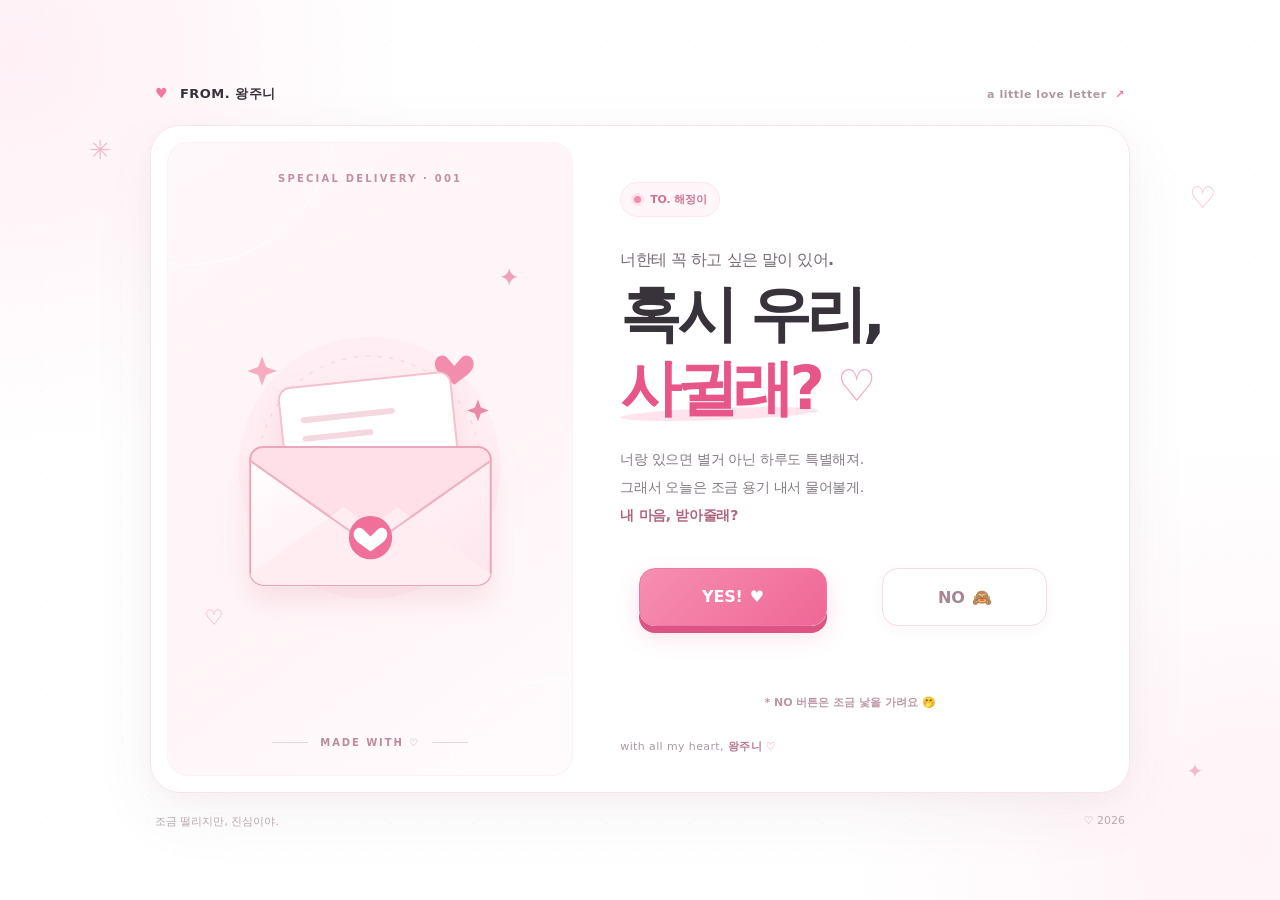
<file: index.html>
<!doctype html>
<html lang="ko">
<head>
  <meta charset="UTF-8">
  <meta name="viewport" content="width=device-width, initial-scale=1, viewport-fit=cover">
  <meta name="theme-color" content="#ffffff">
  <meta name="description" content="왕주니가 전하는, 아주 중요한 질문 하나. ♡">
  <title>왕주니의 작은 고백 💌</title>
  <link rel="stylesheet" href="styles.css">
  <script src="script.js" defer></script>
</head>
<body class="question-page">
  <div class="background-sparkle sparkle-a" aria-hidden="true">✳</div>
  <div class="background-sparkle sparkle-b" aria-hidden="true">♡</div>
  <div class="background-sparkle sparkle-c" aria-hidden="true">✦</div>

  <main class="site-wrap">
    <header class="site-head" aria-label="편지 보낸 사람">
      <span class="wordmark"><span class="wordmark-heart">♥</span> FROM. 왕주니</span>
      <span class="head-right">a little love letter <span aria-hidden="true">↗</span></span>
    </header>

    <section class="main-card" aria-labelledby="mainTitle">
      <div class="art-panel">
        <div class="art-corner art-corner-top" aria-hidden="true">✦</div>
        <p class="art-kicker">SPECIAL DELIVERY · 001</p>
        <div class="art-illustration" aria-hidden="true">
          <svg class="envelope-svg" viewBox="0 0 350 330" xmlns="http://www.w3.org/2000/svg">
            <defs>
              <linearGradient id="envelopeFront" x1="0" y1="0" x2="1" y2="1">
                <stop offset="0" stop-color="#fff"/>
                <stop offset="1" stop-color="#ffe4ed"/>
              </linearGradient>
              <filter id="softShadow" x="-30%" y="-30%" width="160%" height="180%">
                <feDropShadow dx="0" dy="16" stdDeviation="14" flood-color="#e6a2b5" flood-opacity=".27"/>
              </filter>
            </defs>
            <circle cx="174" cy="167" r="133" fill="#ffeef3" />
            <circle cx="174" cy="167" r="113" fill="none" stroke="#ffd7e4" stroke-width="1.5" stroke-dasharray="4 8" />
            <path d="M61 65l4-11 4 11 11 4-11 4-4 11-4-11-11-4z" fill="#f6abc1"/>
            <path d="M281 106l3-8 3 8 8 3-8 3-3 8-3-8-8-3z" fill="#e989a8"/>
            <path d="M254 57c-8-11-22 5-7 16l13 10 13-10c15-11 1-27-7-16l-6 7z" fill="#f38dad"/>
            <path d="M75 233c-7-9-18 5-5 14l12 9 12-9c13-9 2-23-5-14l-7 7z" fill="#f8afc4"/>
            <g filter="url(#softShadow)">
              <rect x="88" y="78" width="175" height="147" rx="12" fill="#fff" stroke="#f5c1d0" stroke-width="2" transform="rotate(-6 175 151)"/>
              <g transform="rotate(-6 175 151)">
                <path d="M111 112h90M111 131h66" stroke="#f4d7df" stroke-width="6" stroke-linecap="round"/>
                <path d="M159 157c-9-13-24 2-11 14l19 15 19-15c13-12-2-27-11-14l-8 8z" fill="#f16e9b"/>
              </g>
              <path d="M53 160a13 13 0 0 1 13-13h218a13 13 0 0 1 13 13v113a13 13 0 0 1-13 13H66a13 13 0 0 1-13-13z" fill="url(#envelopeFront)" stroke="#eaa6bb" stroke-width="2"/>
              <path d="M53 160l122 86 122-86v-1a13 13 0 0 0-13-13H66a13 13 0 0 0-13 13z" fill="#ffe0e9" stroke="#eaa6bb" stroke-width="2" stroke-linejoin="round"/>
              <path d="M53 275l95-68 27 21 27-21 95 68c-2 7-7 11-15 11H68c-8 0-13-4-15-11z" fill="#ffedf2"/>
              <path d="M53 160l122 86 122-86" fill="none" stroke="#efb5c5" stroke-width="2"/>
              <circle cx="175" cy="238" r="22" fill="#f16f9b"/>
              <path d="M169 231c-7-9-18 4-5 13l11 8 11-8c13-9 2-22-5-13l-6 6z" fill="#fff"/>
            </g>
          </svg>
        </div>
        <div class="art-bottom"><span class="art-line"></span><span>MADE WITH ♡</span><span class="art-line"></span></div>
        <div class="art-corner art-corner-bottom" aria-hidden="true">♡</div>
      </div>

      <div class="message-panel">
        <div class="eyebrow"><span class="eyebrow-dot"></span> TO. 해정이</div>
        <p class="preface">너한테 꼭 하고 싶은 말이 있어.</p>
        <h1 id="mainTitle">혹시 우리,<br><span class="highlight">사귈래?</span> <span class="title-heart" aria-hidden="true">♡</span></h1>
        <p class="description">너랑 있으면 별거 아닌 하루도 특별해져.<br>그래서 오늘은 조금 용기 내서 물어볼게.<br><strong>내 마음, 받아줄래?</strong></p>

        <div class="choice-area" id="choiceArea" aria-label="고백에 답하기">
          <a class="answer answer-yes" href="yes.html" id="yesButton">YES! <span aria-hidden="true">♥</span></a>
          <button class="answer answer-no" type="button" id="noButton">NO <span aria-hidden="true">🙈</span></button>
          <p class="playful-hint" id="playfulHint" aria-live="polite">* NO 버튼은 조금 낯을 가려요 🤭</p>
        </div>
        <p class="signature">with all my heart, <strong>왕주니</strong> <span aria-hidden="true">♡</span></p>
      </div>
    </section>

    <footer class="site-footer"><span>조금 떨리지만, 진심이야.</span><span>♡ 2026</span></footer>
  </main>
</body>
</html>
</file>
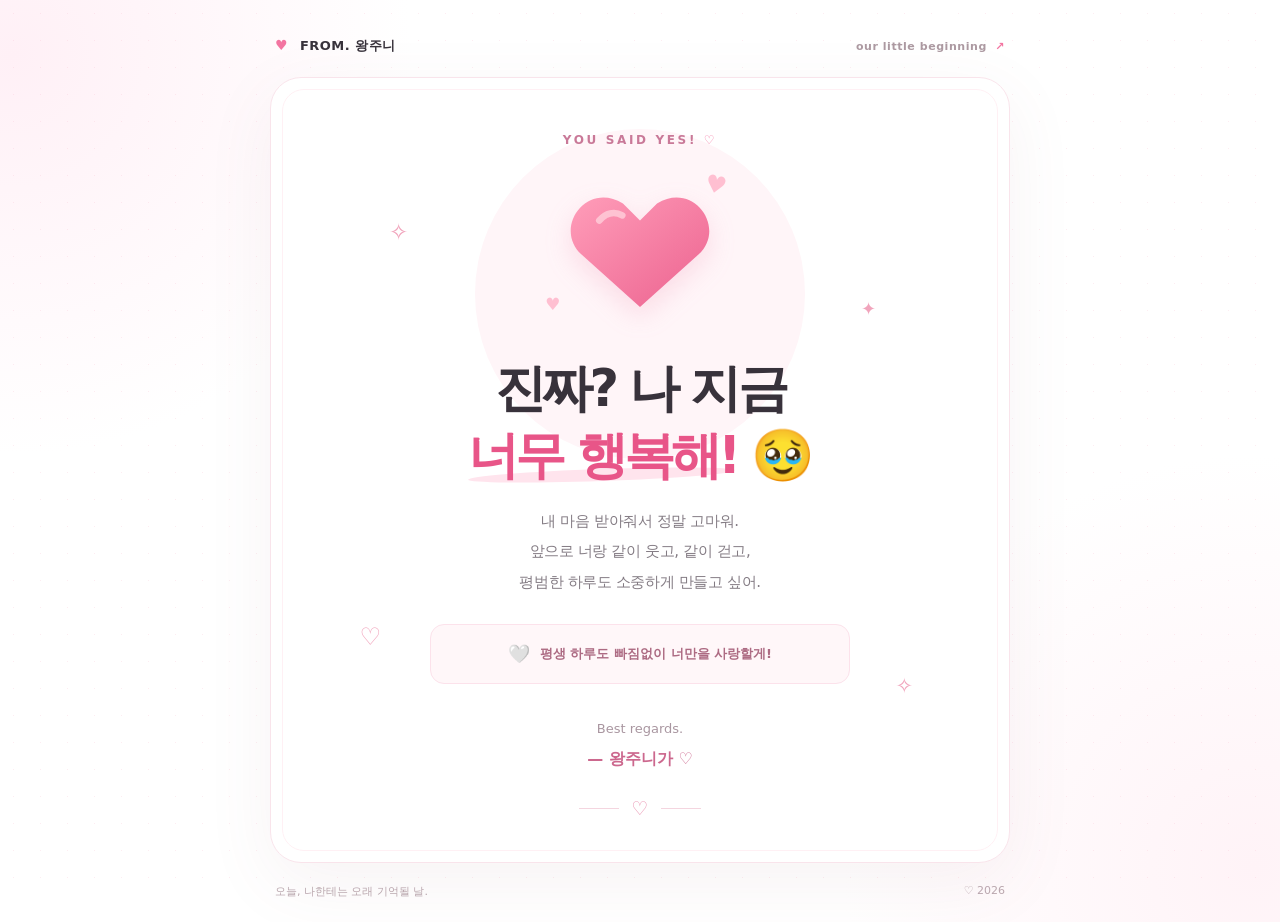
<file: yes.html>
<!doctype html>
<html lang="ko">
<head>
  <meta charset="UTF-8">
  <meta name="viewport" content="width=device-width, initial-scale=1, viewport-fit=cover">
  <meta name="theme-color" content="#ffffff">
  <meta name="description" content="왕주니의 고백에 YES! 오늘은 조금 더 특별한 날. ♡">
  <title>왕주니의 가장 행복한 순간 💗</title>
  <link rel="stylesheet" href="styles.css">
  <script src="script.js" defer></script>
</head>
<body class="yes-page">
  <div class="confetti-layer" id="confettiLayer" aria-hidden="true"></div>
  <main class="site-wrap success-wrap">
    <header class="site-head" aria-label="편지 보낸 사람">
      <span class="wordmark"><span class="wordmark-heart">♥</span> FROM. 왕주니</span>
      <span class="head-right">our little beginning <span aria-hidden="true">↗</span></span>
    </header>

    <section class="success-card" aria-labelledby="successTitle">
      <div class="success-stars" aria-hidden="true">
        <span class="success-star star-one">✧</span>
        <span class="success-star star-two">✦</span>
        <span class="success-star star-three">♡</span>
        <span class="success-star star-four">✧</span>
      </div>
      <p class="success-eyebrow">YOU SAID YES! <span aria-hidden="true">♡</span></p>
      <div class="success-heart-wrap" aria-hidden="true">
        <svg class="success-heart" viewBox="0 0 200 178" xmlns="http://www.w3.org/2000/svg">
          <defs><linearGradient id="heartShade" x1="0" y1="0" x2="1" y2="1"><stop stop-color="#ff9db9"/><stop offset="1" stop-color="#ec628f"/></linearGradient></defs>
          <path d="M100 165 21 94C-18 58 28-6 77 25l23 23 23-23c49-31 95 33 56 69z" fill="url(#heartShade)"/>
          <path d="M45 48c9-10 20-13 31-7" stroke="#ffccd9" stroke-width="9" stroke-linecap="round" fill="none" opacity=".85"/>
        </svg>
        <span class="mini-heart mini-one">♥</span><span class="mini-heart mini-two">♥</span>
      </div>
      <h1 id="successTitle">진짜? 나 지금<br><span class="highlight">너무 행복해!</span> 🥹</h1>
      <p class="success-description">내 마음 받아줘서 정말 고마워.<br>앞으로 너랑 같이 웃고, 같이 걷고,<br>평범한 하루도 소중하게 만들고 싶어.</p>
      <div class="promise-card"><span aria-hidden="true">🤍</span><span>평생 하루도 빠짐없이 너만을 사랑할게!</span></div>
      <div class="success-signature">Best regards.<br><strong>— 왕주니가 ♡</strong></div>
      <div class="success-end" aria-hidden="true"><span></span> ♡ <span></span></div>
    </section>

    <footer class="site-footer"><span>오늘, 나한테는 오래 기억될 날.</span><span>♡ 2026</span></footer>
  </main>
</body>
</html>
</file>
<file: styles.css>
:root {
  color-scheme: light;
  --white: #fff;
  --paper: #fffdfd;
  --text: #38323b;
  --muted: #847c84;
  --pink: #f375a1;
  --pink-deep: #e85588;
  --pink-soft: #fff4f7;
  --line: #f9e4eb;
}
* {box-sizing: border-box}
html { min-height: 100%; }
body {
  margin: 0;
  min-height: 100vh;
  min-height: 100dvh;
  font-family: 'Apple SD Gothic Neo', 'Malgun Gothic', '맑은 고딕', 'Noto Sans KR', ui-sans-serif, system-ui, -apple-system, BlinkMacSystemFont, sans-serif;
  color: var(--text);
  background: radial-gradient(circle at 1% 6%, #fff0f6 0, transparent 26%),
              radial-gradient(circle at 98% 94%, #fff3f7 0, transparent 27%),
              #fff;
  overflow-x: hidden;
  -webkit-font-smoothing: antialiased;
}
body::before {
  content: ''; position: fixed; inset: 0; opacity: .25; pointer-events: none;
  background-image: radial-gradient(#f6b7ca .65px,transparent .65px);
  background-size: 27px 27px;
}
.site-wrap { width: min(980px, calc(100% - 44px)); margin: 0 auto; padding: 37px 0 23px; position: relative; z-index: 1; min-height: 100vh; min-height: 100dvh; display: flex; flex-direction: column; justify-content: center; }
.site-head {display: flex; justify-content: space-between; align-items: center; gap: 16px; padding: 0 5px 22px; font-size: 12px;}
.wordmark {font-size: 13px; letter-spacing: .035em; font-weight: 850;}
.wordmark-heart {color: var(--pink); font-size: 14px; display: inline-block; margin-right: 7px;}
.head-right {color: #ad9aa2; font-size: 11px; letter-spacing: .05em; font-weight: 600; white-space: nowrap;}
.head-right span {color: var(--pink); margin-left: 4px;}
.main-card { width: 100%; min-height: 520px; padding: 16px; background: #fff; border: 1px solid #f6e6eb; border-radius: 30px; box-shadow: 0 20px 65px rgba(124,68,91,.065),0 5px 25px rgba(189,104,133,.045); display: grid; grid-template-columns: .87fr 1.13fr; gap: 12px; }
.art-panel {position: relative; min-height: 488px; border-radius: 21px; background: linear-gradient(145deg,#fff8fa 0%,#fff4f7 48%,#fffbfc 100%); border: 1px solid #fff0f5; overflow: hidden; display: flex; flex-direction: column; justify-content: space-between; align-items: center; padding: 30px 22px 27px;}
.art-panel::before {content:''; position: absolute; border: 1px solid #fff; border-radius: 50%; width: 290px; height: 290px; top: -170px; left: -125px;}
.art-panel::after {content:''; position: absolute; border: 1px solid #fff; border-radius: 50%; width: 235px; height: 235px; bottom: -140px; right: -110px;}
.art-kicker {font-size: 10px; font-weight: 800; letter-spacing: .22em; color: #c28fa4; margin: 0; position: relative; z-index: 2;}
.art-illustration {width: min(100%, 345px); display: grid; place-items: center; position: relative; z-index: 1; transform: translateY(5px); animation: art-bob 4.2s ease-in-out infinite;}
.envelope-svg {display: block; width: 100%; height: auto;}
.art-bottom {color: #bd8b9e; font-size: 10px; font-weight: 750; letter-spacing: .19em; display: flex; align-items: center; gap: 12px; position: relative; z-index: 1; white-space: nowrap;}
.art-line {height: 1px; background: #edd5df; width: 36px;}
.art-corner {position: absolute; color: #efa2bb; font-size: 25px; z-index: 1;}
.art-corner-top {top: 19%; right: 13%;}
.art-corner-bottom {bottom: 23%; left: 9%; font-size: 21px;}
.message-panel {padding: 40px 33px 22px 35px; display: flex; flex-direction: column; justify-content: center; align-items: flex-start; min-width: 0;}
.eyebrow {display: inline-flex; gap: 9px; align-items: center; color: #cd7396; background: #fff6f9; border: 1px solid #ffe6ef; border-radius: 40px; font-size: 11px; font-weight: 800; padding: 9px 13px; letter-spacing: -.02em;}
.eyebrow-dot {width: 7px; height: 7px; border-radius: 50%; background: #f58bb0; box-shadow: 0 0 0 3px #ffe3ec;}
.preface {margin: 33px 0 6px; font-size: 16px; color: #766b74; letter-spacing: -.045em; font-weight: 550;}
h1 {font-size: clamp(42px, 5vw, 61px); line-height: 1.21; letter-spacing: -.075em; font-weight: 850; margin: 0 0 20px; word-break: keep-all;}
.highlight {color: var(--pink-deep); position: relative; z-index: 1; white-space: nowrap;}
.highlight::after {content: ''; height: 12px; border-radius: 50%; background: #ffe4ed; position: absolute; left: 0; right: 2px; bottom: 3px; z-index: -1; transform: rotate(-2deg);}
.title-heart {font-weight: 450; font-size: .72em; color: #f4a1bd; vertical-align: 8px;}
.description {margin: 0 0 0; font-size: 14px; line-height: 2; letter-spacing: -.023em; color: var(--muted); word-break: keep-all;}
.description strong {font-weight: 800; color: #af6781;}
.choice-area {position: relative; width: 100%; min-height: 188px; margin-top: 22px; touch-action: pan-y; isolation: isolate;}
.answer {position: absolute; top: 17px; height: 58px; width: 41%; border-radius: 16px; display: inline-flex; align-items: center; justify-content: center; gap: 7px; font-family: inherit; text-decoration: none; font-size: 16px; font-weight: 850; letter-spacing: -.01em; white-space: nowrap; cursor: pointer; user-select: none; -webkit-user-select: none; -webkit-tap-highlight-color: transparent; z-index: 2;}
.answer:focus-visible {outline: 3px solid #a74f77; outline-offset: 4px;}
.answer-yes {left: 4%; color: #fff; background: linear-gradient(135deg,#f78fb1,#ef6796); border: 1px solid #eb7ba1; box-shadow: 0 7px 0 #dd5383,0 10px 25px rgba(231,103,147,.2); transition: transform .17s,box-shadow .17s;}
.answer-yes:hover {transform: translateY(-3px);box-shadow: 0 10px 0 #dd5383,0 16px 26px rgba(231,103,147,.24);}
.answer-yes:active {transform: translateY(4px); box-shadow: 0 3px 0 #dd5383,0 6px 15px rgba(231,103,147,.18);}
.answer-no {left: 57%; width: 36%; color: #a78694; background: #fff; border: 1.5px solid #f4dce5; box-shadow: 0 4px 15px rgba(130,77,96,.045); touch-action: none; will-change: left,top,transform;}
.answer-no.is-escaping {position: fixed; z-index: 99;}
.answer-no.jumping {animation: no-wiggle .2s ease-out;}
.playful-hint {position: absolute; margin: 0; top: 143px; left: 0; width: 100%; text-align: center; font-size: 11px; font-weight: 600; color: #bd97a7; line-height: 1.6; white-space: normal;}
.signature {margin: 0; font-size: 11px; color: #ac9ba5; letter-spacing: .035em;}
.signature strong {font-weight: 800; color: #bb7893;}
.signature span {color: var(--pink);}
.site-footer {display: flex; justify-content: space-between; gap: 16px; color: #baa8af; font-size: 11px; padding: 21px 5px 0;}
.background-sparkle {position: fixed; z-index: 0; pointer-events: none; color: #f3abc2; font-size: 26px; opacity: .8; animation: drift 7s ease-in-out infinite;}
.sparkle-a {top: 15%; left: 7%;}.sparkle-b {top: 20%; right: 5%; font-size: 30px;animation-delay:-3s}.sparkle-c {bottom: 13%; right: 6%;font-size: 20px;animation-delay:-1s}
/* YES — a clean, intimate result with no copy/share action. */
.success-wrap {max-width: 740px;}
.success-card {background: #fff; border: 1px solid var(--line); box-shadow: 0 20px 70px rgba(140,79,103,.07); border-radius: 31px; padding: 55px 48px 43px; position: relative; isolation: isolate; overflow: hidden; text-align: center;}
.success-card::before {content: ''; position: absolute; z-index: -1; width: 330px; height: 330px; border-radius: 50%; background: #fff5f8; left: 50%; transform: translateX(-50%); top: 51px;}
.success-card::after {content: ''; position: absolute; inset: 11px; border: 1px solid #fff0f4; border-radius: 22px; pointer-events: none;}
.success-eyebrow {font-size: 12px; font-weight: 850; color: #c97998; letter-spacing: .22em; margin: 0 0 17px;}
.success-eyebrow span {color: var(--pink);}
.success-heart-wrap {width: 180px; height: 174px; margin: 0 auto 18px; position: relative; display: grid; place-items: center;}
.success-heart {width: 148px; overflow: visible; filter: drop-shadow(0 10px 13px rgba(235,120,159,.2)); animation: heartbeat 1.9s ease-in-out infinite;}
.mini-heart {position: absolute; font-size: 24px; color: #ffbfd1; animation: drift 3s ease-in-out infinite;}
.mini-one {top: 7px; right: 3px; transform: rotate(13deg);}.mini-two {left: -5px; bottom: 24px; font-size: 17px;animation-delay:-1.2s;}
.success-card h1 {font-size: clamp(38px, 5vw, 51px); margin: 0 0 16px; line-height: 1.31;}
.success-card .highlight::after {bottom: 4px;}
.success-description {font-size: 15px; color: var(--muted); line-height: 2.05; margin: 0; letter-spacing: -.025em; word-break: keep-all;}
.promise-card {max-width: 420px; margin: 26px auto 0; display: flex; align-items: center; justify-content: center; gap: 10px; background: #fff7f9; border: 1px solid #fce2eb; padding: 14px 19px; border-radius: 14px; color: #ad6b83; font-size: 13px; line-height: 1.65; font-weight: 700; word-break: keep-all;}
.promise-card span:first-child {font-size: 18px;}
.success-signature {margin-top: 31px; font-size: 13px; line-height: 2.1; color: #a996a0;}
.success-signature strong {font-size: 16px; color: #cc688e;}
.success-end {display: flex; align-items: center; justify-content: center; gap: 12px; color: #e992b0; font-size: 19px; margin-top: 22px;}
.success-end span {display: inline-block; width: 40px; height: 1px; background: #f4d5df;}
.success-stars {position: absolute; inset: 0; pointer-events: none; z-index: -1;}
.success-star {position: absolute; color: #f1a4bc; animation: drift 5s ease-in-out infinite;}
.star-one {top: 18%; left: 16%; font-size: 23px;}.star-two {top: 28%; right: 18%; font-size: 18px;animation-delay:-2s}.star-three {left: 12%; bottom: 27%; font-size: 24px;animation-delay:-1s}.star-four {bottom: 21%;right: 13%;font-size: 21px;animation-delay:-3s}
.confetti-layer {position: fixed; inset: 0; pointer-events: none; overflow: hidden; z-index: 5;}
.confetti-heart {position: absolute; top: -45px; left: var(--x,50%); color: var(--c,#ee8aab); font-size: var(--size,18px); opacity: 0; animation: rain var(--duration,5s) linear var(--delay,0s) forwards;}
@keyframes art-bob {0%,100%{transform:translateY(5px) rotate(-1deg)}50%{transform:translateY(-4px) rotate(1deg)}}
@keyframes no-wiggle {0%{transform:rotate(-7deg)}60%{transform:rotate(6deg)}100%{transform:rotate(0)}}
@keyframes heartbeat {0%,100%{transform:scale(1)}42%{transform:scale(1.09)}62%{transform:scale(1.015)}75%{transform:scale(1.06)}}
@keyframes drift {0%,100%{translate:0 0}50%{translate:0 -13px}}
@keyframes rain {0%{transform:translate3d(0,-30px,0) rotate(0);opacity:0}10%{opacity:.95}88%{opacity:.95}100%{transform:translate3d(var(--drift,30px),110vh,0) rotate(var(--spin,450deg));opacity:0}}
@media (max-width: 760px) {
  .site-wrap {width:min(520px,calc(100% - 30px));padding: 22px 0 18px;justify-content:flex-start;}
  .site-head {padding: 0 4px 14px;}
  .head-right {font-size: 10px;}
  .main-card {display: flex; flex-direction: column; border-radius: 24px; padding: 9px; gap: 0; min-height: 0;}
  .art-panel {min-height: 0; height: 202px; border-radius: 17px; padding: 15px 20px 10px;}
  .art-kicker {font-size: 9px;}
  .art-illustration {width: 205px; position: absolute; top: 0; transform: translateY(-7px);animation: none;}
  .art-bottom {font-size: 8px; position: absolute; bottom: 11px;}
  .art-line {width: 24px;}
  .art-corner-top {top: 25%; right: 18%;}.art-corner-bottom {bottom: 19%; left: 17%;}
  .message-panel {padding: 29px 20px 21px; align-items: center; text-align: center;}
  .eyebrow {font-size: 10px; padding: 8px 12px;}
  .preface {margin: 20px 0 6px; font-size: 14px;}
  h1 {font-size: clamp(39px,9vw,54px);margin-bottom: 12px;}
  .description {font-size: 13px;line-height: 1.9;}
  .choice-area {max-width: 390px;min-height: 175px; margin-top: 17px;}
  .answer {top: 12px;height: 55px;font-size: 15px;}
  .playful-hint {top: 139px;}
  .site-footer {padding: 13px 4px 0;font-size: 10px;}
  .success-wrap {max-width: 520px;justify-content: center;}
  .success-card {padding: 39px 25px 37px;border-radius: 24px;}
  .success-card::before {width: 290px;height: 290px;top: 30px;}
  .success-heart-wrap {width: 158px;height: 148px;margin-bottom:13px;}
  .success-heart {width: 126px;}
  .success-card h1 {font-size: clamp(36px,9vw,48px);}
  .success-description {font-size: 14px;}
  .promise-card {font-size: 12px;margin-top: 22px;padding: 12px 13px;}
  .success-signature {margin-top: 23px;}
}
@media (max-width: 360px) {
  .site-wrap {width:calc(100% - 22px);padding-top: 13px;}
  .head-right {font-size: 9px;}
  .message-panel {padding: 24px 13px 16px;}
  h1 {font-size: 39px;}
  .answer {font-size: 14px;}
  .answer-no {width: 36%;}
  .art-panel {height: 175px;}
  .art-illustration {width: 179px;}
  .success-card {padding: 33px 16px;}
  .success-description {font-size: 13px;}
}
@media (prefers-reduced-motion: reduce) {
  *,*::before,*::after {animation-duration:.01ms !important; animation-iteration-count:1 !important; scroll-behavior:auto !important; transition-duration:.01ms !important;}
}
</file>
